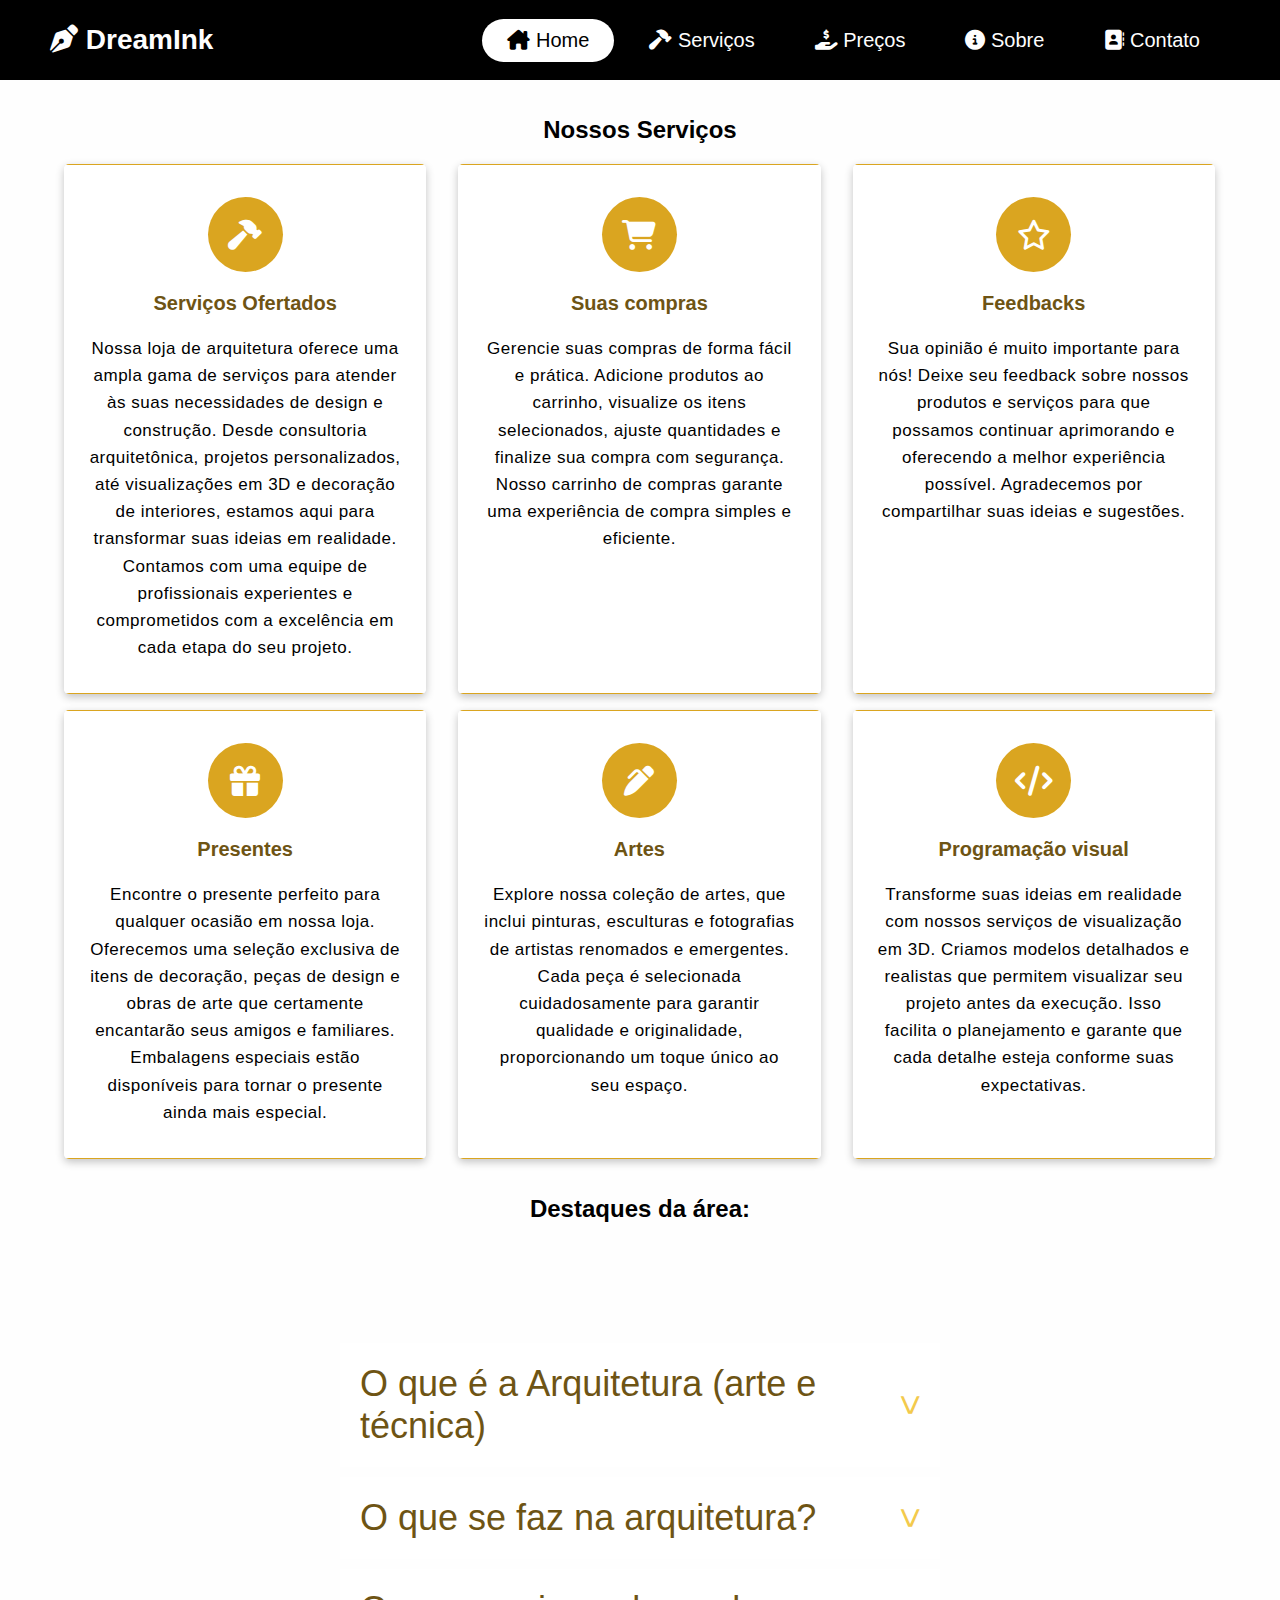
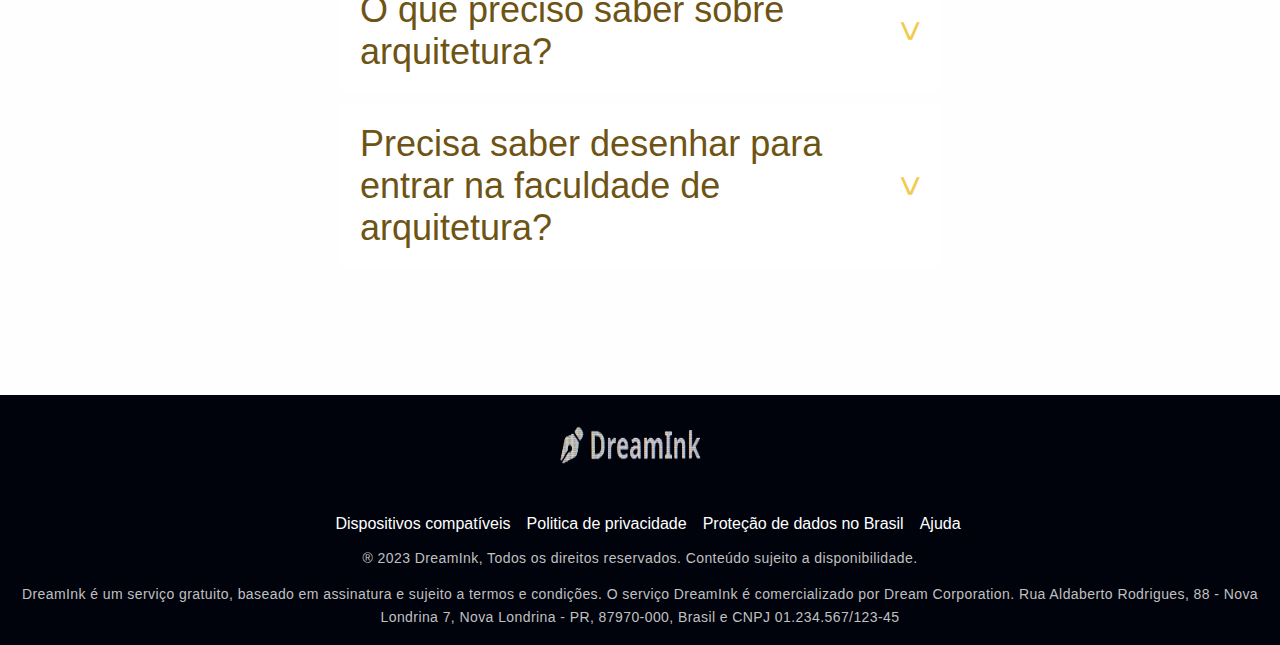
<file: pages/1/inicial.html>
<!DOCTYPE html>
<html lang="pt-BR">
<head>
    <meta charset="UTF-8">
    <meta name="viewport" content="width=device-width, initial-scale=1.0">

    <!-- Font Awaesome -->
    <link rel="stylesheet" href="https://cdnjs.cloudflare.com/ajax/libs/font-awesome/6.4.2/css/all.min.css" integrity="sha512-z3gLpd7yknf1YoNbCzqRKc4qyor8gaKU1qmn+CShxbuBusANI9QpRohGBreCFkKxLhei6S9CQXFEbbKuqLg0DA==" crossorigin="anonymous" referrerpolicy="no-referrer" />
    
    <!-- Font Google -->
    <link rel="preconnect" href="https://fonts.googleapis.com">
    <link rel="preconnect" href="https://fonts.gstatic.com" crossorigin>
    <link rel="preconnect" href="https://fonts.googleapis.com">
    <link rel="preconnect" href="https://fonts.gstatic.com" crossorigin>
    <link href="https://fonts.googleapis.com/css2?family=Poppins:ital,wght@0,100;0,700;1,400&display=swap" rel="stylesheet">
    <link rel="preconnect" href="https://fonts.googleapis.com">
    <link rel="preconnect" href="https://fonts.gstatic.com" crossorigin>
    <link href="https://fonts.googleapis.com/css2?family=Inter:wght@400;700&display=swap" rel="stylesheet">


    <!DOCTYPE html>
    <html lang="pt-br">
    <head>
        <meta charset="UTF-8">
        <meta name="viewport" content="width=device-width, initial-scale=1.0">
        <link rel="stylesheet" href="style.css">
        <link rel="stylesheet" href="https://cdnjs.cloudflare.com/ajax/libs/font-awesome/6.4.2/css/all.min.css">
        <link rel="preconnect" href="https://fonts.googleapis.com">
        <link rel="preconnect" href="https://fonts.gstatic.com" crossorigin>
        <link href="https://fonts.googleapis.com/css2?family=Concert+One&display=swap" rel="stylesheet">
        <title>DreamInk</title>
    </head>
    <body>
            <!---Cabeçalho------->
        <header>
            <div class="logo"><i class="fa-solid fa-pen-nib"></i> DreamInk</div>
            <div class="hamburger">
                <div class="linha"></div>
                <div class="linha"></div>
                <div class="linha"></div>    
            </div>
            <!----Barra de Navegação-------->
            <nav class="nav-bar">
                <ul>
                    <li>
                        <a href="#" class="ativo"><i class="fa-solid fa-house-chimney"></i> Home</a>
                    </li>
                    <li>
                        <a href="#"><i class="fa-solid fa-hammer"></i> Serviços</a>
                    </li>
                    <li>
                        <a href="#"><i class="fa-solid fa-hand-holding-dollar"></i> Preços</a>
                    </li>
                    <li>
                        <a href="#"><i class="fa-solid fa-circle-info"></i> Sobre</a>
                    </li>
                    <li>
                        <a href="#"><i class="fa-solid fa-address-book"></i> Contato</a>
                    </li>
                </ul>
            </nav>
            
        </header>

        
        <!-- Menu Mobile -->
        <section>
            <!--Linha 1 do cabecalho-->
            <div class="linha">
                <!-- Card 1 -->
                <h2 class="cabecalho">Nossos Serviços</h2>
            </div>
            <!--Linha 2 (CARDS)-->
            <div class="linha">
                <div class="coluna">
                    <div class="card">
                        <div class="icone">
                            <i class="fa-solid fa-hammer"></i>
                        </div>
                        <h3>Serviços Ofertados</h3>
                        <p>Nossa loja de arquitetura oferece uma ampla gama de serviços para atender às suas necessidades de design e construção. Desde consultoria arquitetônica, projetos personalizados, até visualizações em 3D e decoração de interiores, estamos aqui para transformar suas ideias em realidade. Contamos com uma equipe de profissionais experientes e comprometidos com a excelência em cada etapa do seu projeto.</p>
                    </div>
                </div>
    
                <!-- Card 2 -->
                <div class="coluna">
                    <div class="card">
                        <div class="icone">
                            <i class="fa-solid fa-cart-shopping"></i>
                        </div>
                        <h3>Suas compras</h3>
                        <p>Gerencie suas compras de forma fácil e prática. Adicione produtos ao carrinho, visualize os itens selecionados, ajuste quantidades e finalize sua compra com segurança. Nosso carrinho de compras garante uma experiência de compra simples e eficiente.</p>
                    </div>
                </div>
    
                <!-- Card 3 -->
                <div class="coluna">
                    <div class="card">
                        <div class="icone">
                            <i class="fa-regular fa-star"></i>
                        </div>
                        <h3>Feedbacks</h3>
                        <p>Sua opinião é muito importante para nós! Deixe seu feedback sobre nossos produtos e serviços para que possamos continuar aprimorando e oferecendo a melhor experiência possível. Agradecemos por compartilhar suas ideias e sugestões.</p>
                    </div>
                </div>
    
                <!-- Card 4 -->
                <div class="coluna">
                    <div class="card">
                        <div class="icone">
                            <i class="fa-solid fa-gift"></i>
                        </div>
                        <h3>Presentes</h3>
                        <p>Encontre o presente perfeito para qualquer ocasião em nossa loja. Oferecemos uma seleção exclusiva de itens de decoração, peças de design e obras de arte que certamente encantarão seus amigos e familiares. Embalagens especiais estão disponíveis para tornar o presente ainda mais especial.</p>
                    </div>
                </div>

                <!-- Card 5 -->
                <div class="coluna">
                    <div class="card">
                        <div class="icone">
                            <i class="fa-solid fa-pen-clip"></i>
                        </div>
                        <h3>Artes</h3>
                        <p>Explore nossa coleção de artes, que inclui pinturas, esculturas e fotografias de artistas renomados e emergentes. Cada peça é selecionada cuidadosamente para garantir qualidade e originalidade, proporcionando um toque único ao seu espaço.</p>
                    </div>
                </div>

                <!-- Card 6 -->
                <div class="coluna">
                    <div class="card">
                        <div class="icone">
                            <i class="fa-solid fa-code"></i>
                        </div>
                        <h3>Programação visual</h3>
                        <p>Transforme suas ideias em realidade com nossos serviços de visualização em 3D. Criamos modelos detalhados e realistas que permitem visualizar seu projeto antes da execução. Isso facilita o planejamento e garante que cada detalhe esteja conforme suas expectativas.
                        </p>
                    </div>
                </div>
            </div>
            <!--Linha 2-->
            <div class="linha">
                <h2>Destaques da área:</h2>
            </div>

            <ul id="acordeon">
                <li>
                    <label for="primeiro">O que é a Arquitetura (arte e técnica)
                        <span>&#x3e;</span></label>
                    <input type="radio" name="acordeon" id="primeiro">
                        <div class="content">
                            <p>
                                Arquitetura é a arte e técnica de projetar uma edificação ou um ambiente de uma construção. É o processo artístico e técnico que envolve a elaboração de espaços organizados e criativos para abrigar diferentes tipos de atividades humanas.
                            </p>
                        </div>
                </li>
                <li>
                    <label for="segundo">O que se faz na arquitetura? <span>&#x3e;</span></label>
                    <input type="radio" name="acordeon" id="segundo">
                        <div class="content">
                            <p>
                                O arquiteto é a pessoa capacitada para projetar, planejar, construir e organizar espaços internos e externos de acordo com os mais diversos critérios a serem considerados por quem encomendou aquele projeto, tais como: estética, funcionalidade, tamanho, conforto etc.
                            </p>
                        </div>
                </li>
                <li>
                    <label for="terceiro">O que preciso saber sobre arquitetura? <span>&#x3e;</span></label>
                    <input type="radio" name="acordeon" id="terceiro">
                        <div class="content">
                            <p>
                                O aluno tem aulas de antropologia, fundamentos estáticos, matemática e história da arquitetura. No decorrer do curso as disciplinas práticas aumentam, como desenho arquitetônico e construção de edifícios, além de aulas como sistemas estruturais, projetos de custo e conforto ambiental.
                            </p>
                        </div>
                </li>
                <li>
                    <label for="quarto">Precisa saber desenhar para entrar na faculdade de arquitetura?
                        <span>&#x3e;</span></label>
                    <input type="radio" name="acordeon" id="quarto">
                        <div class="content">
                            <p>
                                Você não precisa saber desenhar para fazer Arquitetura, mas tem que entender como escolher a melhor instituição de ensino. Isso porque é ao longo da graduação que vai desenvolver suas habilidades.
                            </p>
                        </div>
                </li>
            </ul>
            
        </section>
        <!-- -----Rodapé / footer----- -->
        <footer class="rodape">
            <img src="20240311_080041-removebg-preview.png" alt="logo_Empr" class="rodape__logo">
            <ul class="rodape__lista">
                <li class="lista__link">
                    <a href="#">Dispositivos compatíveis</a>
                </li>
                <li class="lista__link">
                    <a href="#">Politica de privacidade</a>
                </li>
                <li class="lista__link">
                    <a href="#">Proteção de dados no Brasil</a>
                </li>
                <li class="lista__link">
                    <a href="#">Ajuda</a>
                </li>
            </ul>
            <p class="rodape__texto">® 2023 DreamInk, Todos os direitos reservados. Conteúdo sujeito a disponibilidade.</p>
            <p class="rodape__texto">DreamInk é um serviço gratuito, baseado em assinatura e sujeito a termos e condições. O
                serviço DreamInk é comercializado por Dream Corporation. Rua Aldaberto Rodrigues, 88 - Nova Londrina 7, Nova Londrina
                 - PR, 87970-000, Brasil e CNPJ 01.234.567/123-45</p>
        </footer>
    </body>
    <script src="main.js"></script>
    </html>
</file>
<file: pages/1/style.css>
*{
    margin: 0;
    padding: 0;
    list-style: none;
    text-decoration: none;
    font-family:  'Segoe UI', Tahoma, Geneva, Verdana, sans-serif;;
    box-sizing: border-box;
}

:root {
    --branco-principal: #FFFFFF;
    --cinza-secundario: #C0C0C0;
    --cinza-vermelho: #f83232;
    --botao-azul: #872c83;
    --cor-de-fundo: #00030C;
    --fonte-principal: 'Inter';
    --botao-azul-efeito: #e07bce;
    --branco-verde: #418c41;
    --branco-dourado: #f3ca4c;
}

body{
    background: #fefefe;
}

header{
    width: 100%;
    height: 80px;
    background: #000;
    display: flex;
    align-items: center;
    justify-content: space-between;
    padding: 0 100px;
}

.logo{
    font-size: 28px;
    font-weight: bold;
    color: #fefefe;
    font-family: 'Noto Sans', sans-serif;
}

.rodape__logo{
    width: 250px;
    height: 100px;
}

.hamburger{
    display: none;
}

.nav-bar.ativo{
    height: 450px;
}

.nav-bar.ativo ul{
    opacity: 1;
}

.nav-bar ul{
    display: flex;
}


.nav-bar ul li a{
    display: block;
    color: #fefefe;
    font-size: 20px;
    padding: 10px 25px;
    border-radius: 50px;
    transition: 0.3s;
    margin: 0 5px;
}

.nav-bar ul li a:hover{
    color: #000;
    background: #FFF;
}

.nav-bar ul li a.ativo{
    color: #000;
    background: #FFF;
}

/*---- img inicio ----*/
main .logo-image{
    width: 568px;
    height: 500px;
    display: flex;
    align-items: center;
    justify-content: center;
}

/*---- @media -----*/
@media only screen and (max-width: 1320px){
    header{
        padding: 0 50px;
    }
}

@media only screen and (max-width: 1100px){
    header{
        padding: 0 30px;
    }
}

@media only screen and (max-width: 900px){
    .hamburger{
        display: block;
        cursor: pointer;
    }
    .hamburger .linha{
        width: 30px;
        height: 3px;
        background: #fefefe;
        margin: 6px 0;
    }
    .nav-bar{
        height: 0px;
        position: absolute;
        top: 80px;
        left: 0;
        right: 0;
        width: 100vw;
        background: black;
        transition: 0.5s;
        overflow: hidden;
    }
    .nav-bar ul{
        display: block;
        width: fit-content;
        margin: 80px auto 0 auto;
        text-align: center;
        transition: 0.5s;
        opacity: 0;
    }
    .nav-bar ul li a{
        margin-bottom: 12px;
    }
}

/*---- Menu ----*/

section{
    height: 100%;
    width: 100%;
    display: grid;
    place-items: center;
}

.linha{
    display: flex;
    flex-wrap: wrap;
}

.card{
    border: 1px solid #0000;
    width: 100%;
    height: 100%;
    padding: 2em 1.5em;
    background: linear-gradient(#FFF 50%, #DAA520 50%);
    background-size: 100% 200%;
    background-position: 0 2.55;
    border-radius: 5px;
    box-shadow: rgba(0, 0, 0, 0.24) 0px 3px 8px;
    cursor: pointer;
    transition: 0.5s;
}

h3{
    font-size: 20px;
    font-weight: 700;
    color: #6e5414;
    margin: 1em 0;
}

h2{
    padding: 20px;
}

.coluna{
    width: 100%;
    padding: 0 1em 1em 1em;
    text-align: center;
}

p{
    color: #000;
    font-size: 17px;
    line-height: 1.6;
    letter-spacing: 0.03em;
}

.icone{
    background-color: #DAA520;
    margin: auto;
    font-size: 30px;
    height: 2.5em;
    width: 2.5em;
    color: white;
    border-radius: 50%;
    display: grid;
    place-items: center;
    transition: 0.5s;
}

.card:hover{
    background-position: 0 100%;
}

.card:hover .icone{
    background-color: #FFF;
    color: #DAA520;
}

.card:hover h3{
    color: #FFF;
}

.card:hover p{
    color: #f0f0f0;
}

@media screen and (min-width:768px){
    section{
        padding: 0 2em;
    }
    .coluna{
        flex: 0 50%;
        max-width: 50%;
    }
}

@media screen and (min-width:992px){
    section{
        padding: 1em 3em;
    }
    .coluna{
        flex: 0 0 33.3%;
    }
}

/*---- acordeon ----*/
#acordeon{
    margin: 100px auto;
    width: 600px;
}

#acordeon li{
    list-style: none;
    width: 100%;
    margin-bottom: 10px;
    background: #fff;
    padding: 10px;
}

#acordeon li label{
    padding: 10px;
    display: flex;
    justify-content: space-between;
    align-items: center;
    font-size: 36px;
    font-weight: 500;
    color: #6e5414;
    cursor: pointer;
}

#acordeon li label span{
    transform: rotate(90deg);
    color: var(--branco-dourado);
}

#acordeon label + input[type="radio"]{
    display: none;
}

#acordeon label +input[type="radio"]:checked + .content{
    max-height: 400px;
}

#acordeon .content{
    padding: 0 10px;
    line-height: 26px;
    max-height: 0;
    overflow: hidden;
    transition: max-height 0.5s;
}


/*---- Footer/Rodapé ----*/
.rodape {
    text-align: center;
    /* margin: 5em 3em 0; */
    background-color: var(--cor-de-fundo);
    height: 250px;

}

.rodape__lista {
    display: flex;
    justify-content: center;
    list-style-type: none;
    margin-top: 1em;
}

.lista__link a{
    text-decoration: none;
    color: var(--branco-principal);
    margin-left: 1em;
}

.rodape__texto {
    margin: 1em 0;
    color: var(--cinza-secundario);
    font-size: 14px;
}

.lista__link a:hover {
    color: var(--botao-azul);
}

.lista__link a:active {
    color: purple;
}

.container__botao:hover {
    background-color: var(--botao-azul-efeito);
    color: var(--cor-de-fundo);
}
</file>
